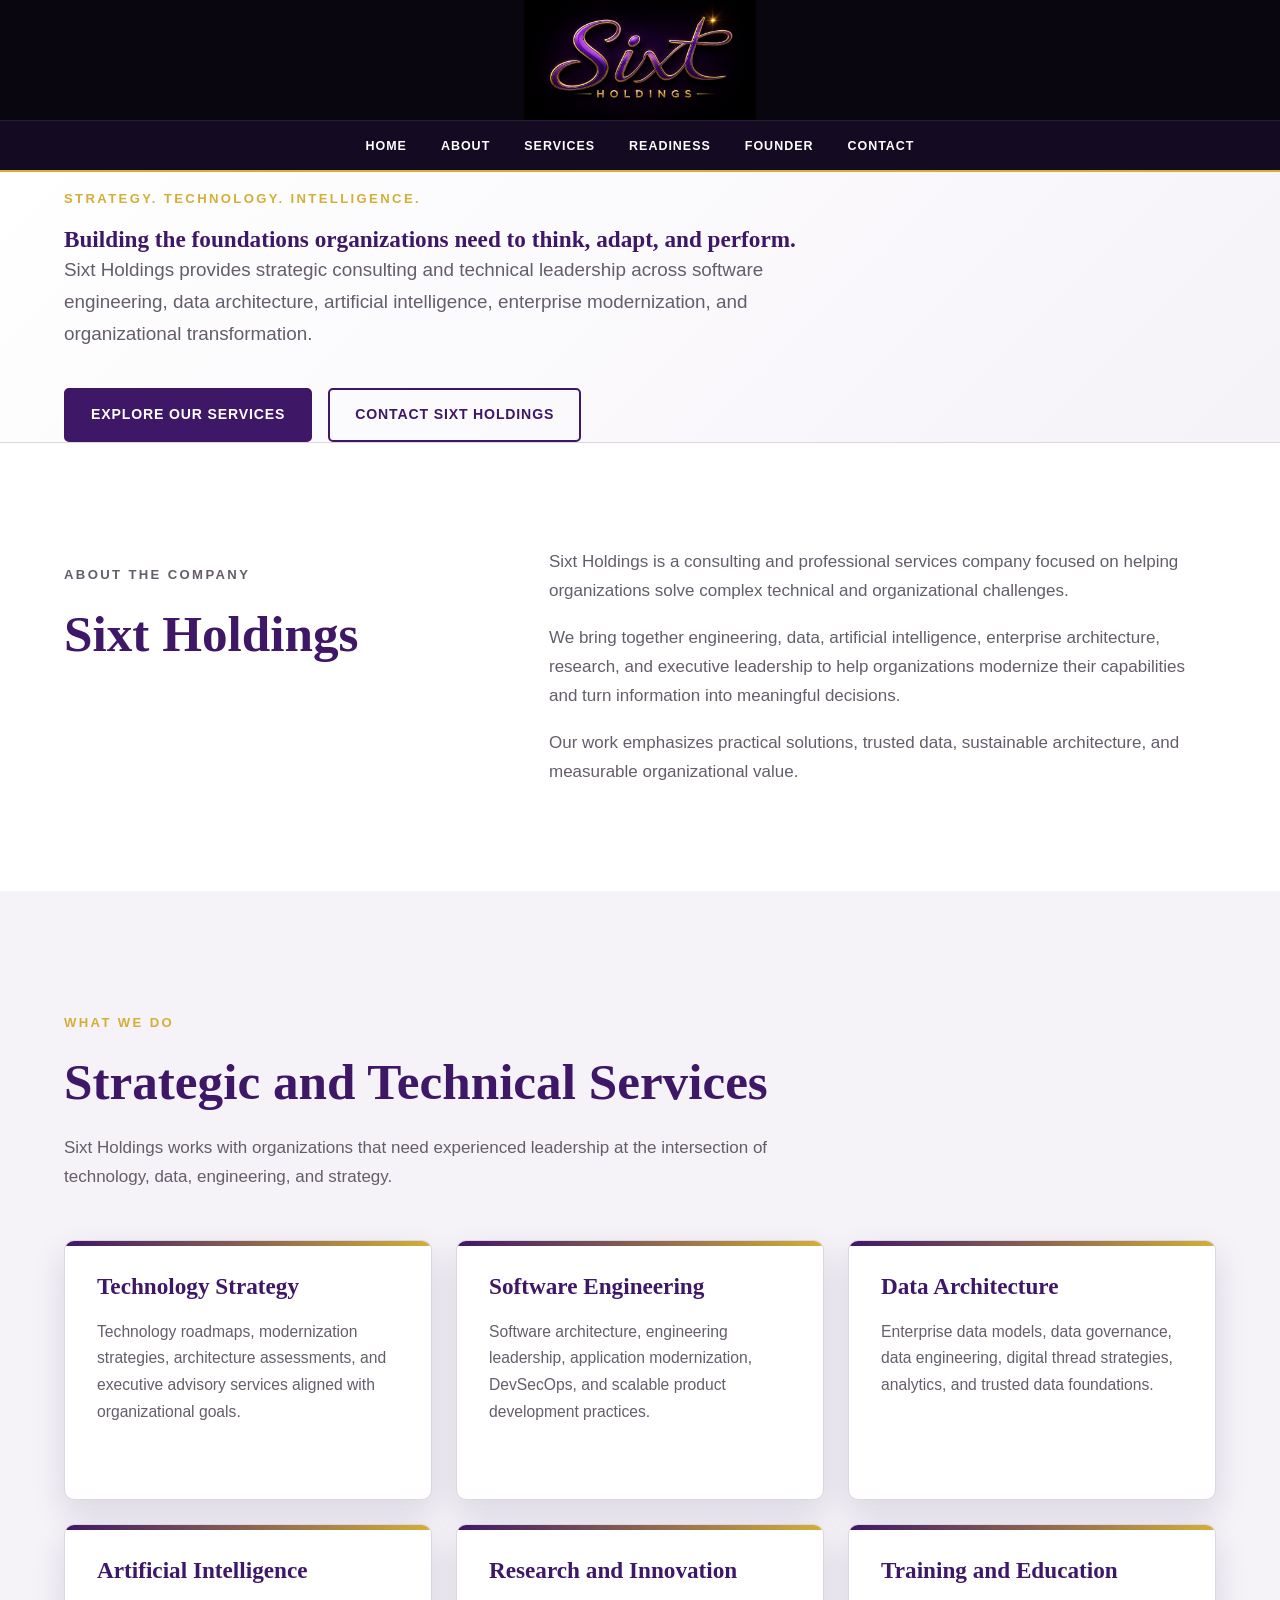
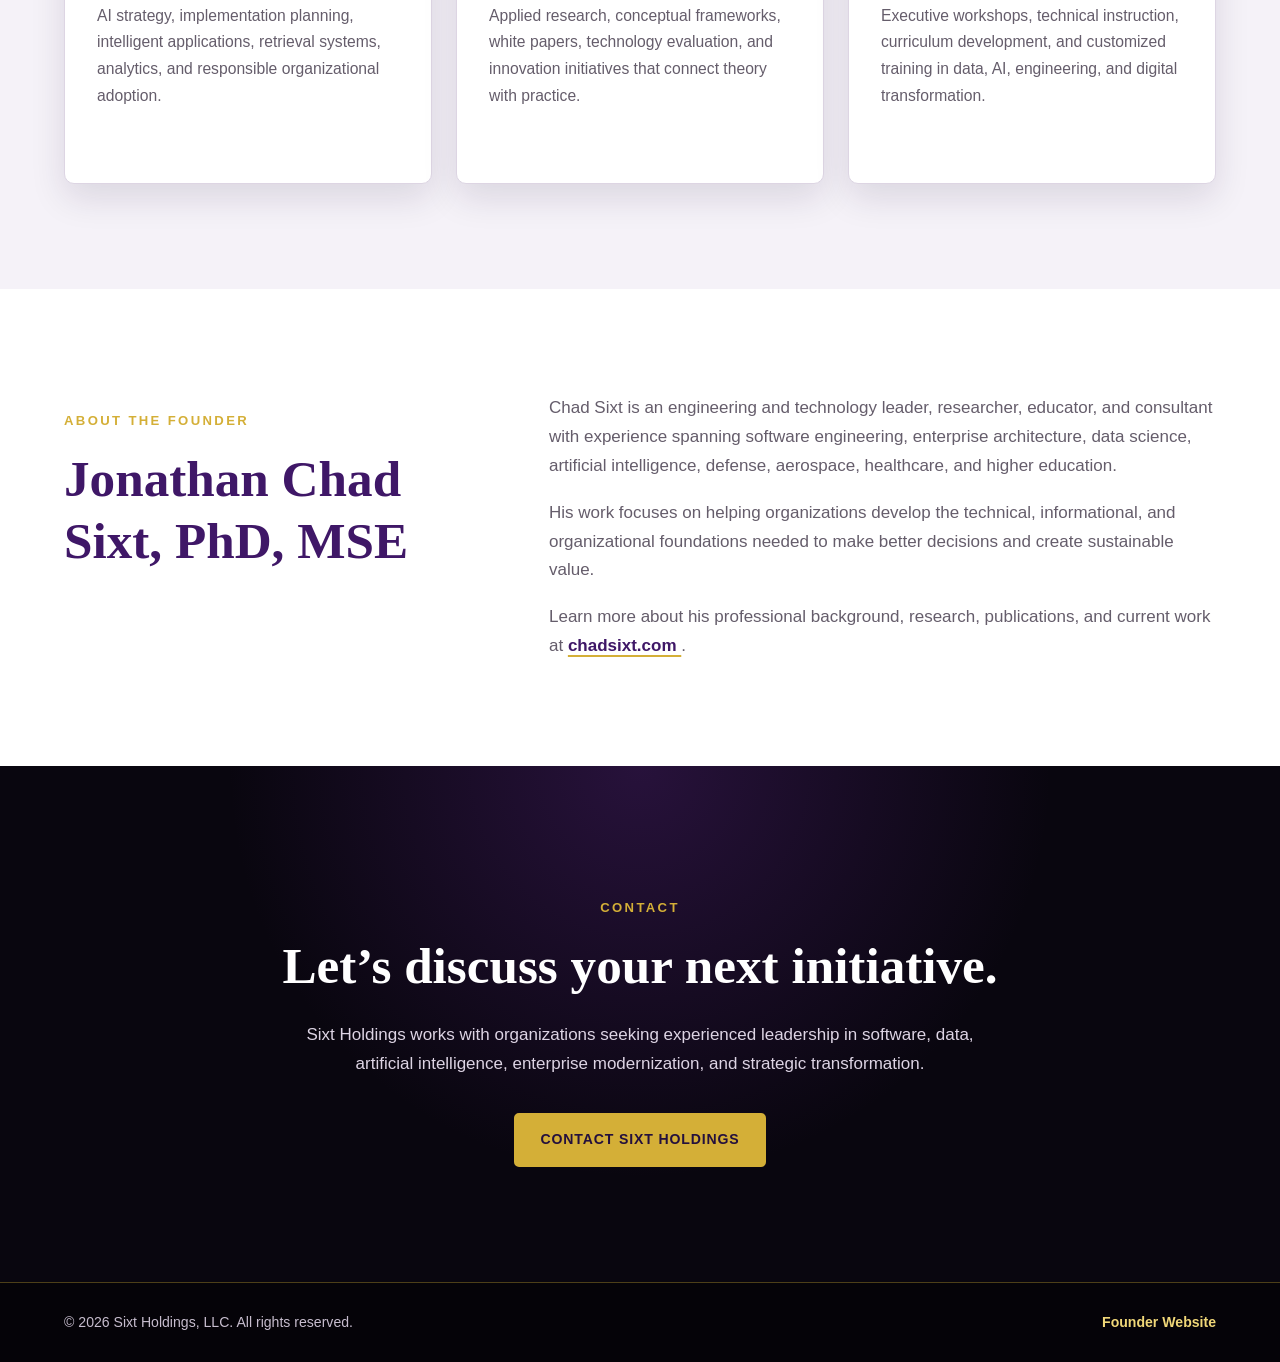
<file: index.html>
<!DOCTYPE html>
<html lang="en">
<head>
    <meta charset="UTF-8">

    <meta
        name="viewport"
        content="width=device-width, initial-scale=1.0"
    >

    <meta
        name="description"
        content="Sixt Holdings provides strategic consulting, technology leadership, data engineering, artificial intelligence, and organizational transformation services."
    >

    <title>Sixt Holdings</title>

    <link rel="stylesheet" href="css/styles.css">
</head>

<body>

    <header class="site-header">
        <div class="header-container">

            <a class="logo-link" href="#home" aria-label="Sixt Holdings home">
                <img
                    class="site-logo"
                    src="images/SixtSigLogo.png"
                    alt="Sixt Holdings logo"
                >
            </a>

            <nav class="main-navigation" aria-label="Primary navigation">
                <ul class="navigation-list">
                    <li>
                        <a href="#home">Home</a>
                    </li>

                    <li>
                        <a href="#about">About</a>
                    </li>

                    <li>
                        <a href="#services">Services</a>
                    </li>
                    
                    <li>
                        <a href="ai-readiness/index.html">Readiness</a>
                    </li>

                    <li>
                        <a href="#founder">Founder</a>
                    </li>

                    <li>
                        <a href="contact/index.html">Contact</a>
                    </li>
                </ul>
            </nav>

        </div>
    </header>

    <main>

        <section id="home" class="hero-section">
            <div class="content-container hero-content">

                <p class="section-label">Strategy. Technology. Intelligence.</p>

                <h3>
                    Building the foundations organizations need to think,
                    adapt, and perform.
                </h3>

                <p class="hero-description">
                    Sixt Holdings provides strategic consulting and technical
                    leadership across software engineering, data architecture,
                    artificial intelligence, enterprise modernization, and
                    organizational transformation.
                </p>

                <div class="hero-actions">
                    <a class="primary-button" href="#services">
                        Explore Our Services
                    </a>

                    <a class="secondary-button" href="#contact">
                        Contact Sixt Holdings
                    </a>
                </div>

            </div>
        </section>

        <section id="about" class="content-section">
            <div class="content-container two-column-layout">

                <div>
                    <p class="section-label">About the Company</p>

                    <h2>Sixt Holdings</h2>
                </div>

                <div>
                    <p>
                        Sixt Holdings is a consulting and professional services
                        company focused on helping organizations solve complex
                        technical and organizational challenges.
                    </p>

                    <p>
                        We bring together engineering, data, artificial
                        intelligence, enterprise architecture, research, and
                        executive leadership to help organizations modernize
                        their capabilities and turn information into meaningful
                        decisions.
                    </p>

                    <p>
                        Our work emphasizes practical solutions, trusted data,
                        sustainable architecture, and measurable organizational
                        value.
                    </p>
                </div>

            </div>
        </section>

        <section id="services" class="content-section alternate-section">
            <div class="content-container">

                <div class="section-heading">
                    <p class="section-label">What We Do</p>

                    <h2>Strategic and Technical Services</h2>

                    <p>
                        Sixt Holdings works with organizations that need
                        experienced leadership at the intersection of
                        technology, data, engineering, and strategy.
                    </p>
                </div>

                <div class="services-grid">

                    <article class="service-card">
                        <h3>Technology Strategy</h3>

                        <p>
                            Technology roadmaps, modernization strategies,
                            architecture assessments, and executive advisory
                            services aligned with organizational goals.
                        </p>
                    </article>

                    <article class="service-card">
                        <h3>Software Engineering</h3>

                        <p>
                            Software architecture, engineering leadership,
                            application modernization, DevSecOps, and scalable
                            product development practices.
                        </p>
                    </article>

                    <article class="service-card">
                        <h3>Data Architecture</h3>

                        <p>
                            Enterprise data models, data governance, data
                            engineering, digital thread strategies, analytics,
                            and trusted data foundations.
                        </p>
                    </article>

                    <article class="service-card">
                        <h3>Artificial Intelligence</h3>

                        <p>
                            AI strategy, implementation planning, intelligent
                            applications, retrieval systems, analytics, and
                            responsible organizational adoption.
                        </p>
                    </article>

                    <article class="service-card">
                        <h3>Research and Innovation</h3>

                        <p>
                            Applied research, conceptual frameworks, white
                            papers, technology evaluation, and innovation
                            initiatives that connect theory with practice.
                        </p>
                    </article>

                    <article class="service-card">
                        <h3>Training and Education</h3>

                        <p>
                            Executive workshops, technical instruction,
                            curriculum development, and customized training in
                            data, AI, engineering, and digital transformation.
                        </p>
                    </article>

                </div>

            </div>
        </section>

        <section id="founder" class="content-section">
            <div class="content-container founder-layout">

                <div class="founder-heading">
                    <p class="section-label">About the Founder</p>

                    <h2>Jonathan Chad Sixt, PhD, MSE</h2>
                </div>

                <div class="founder-content">
                    <p>
                        Chad Sixt is an engineering and technology leader,
                        researcher, educator, and consultant with experience
                        spanning software engineering, enterprise architecture,
                        data science, artificial intelligence, defense,
                        aerospace, healthcare, and higher education.
                    </p>

                    <p>
                        His work focuses on helping organizations develop the
                        technical, informational, and organizational
                        foundations needed to make better decisions and create
                        sustainable value.
                    </p>

                    <p>
                        Learn more about his professional background, research,
                        publications, and current work at
                        <a
                            class="text-link"
                            href="https://chadsixt.com"
                            target="_blank"
                            rel="noopener noreferrer"
                        >
                            chadsixt.com
                        </a>.
                    </p>
                </div>

            </div>
        </section>

        <section id="contact" class="contact-section">
            <div class="content-container contact-content">

                <p class="section-label">Contact</p>

                <h2>Let’s discuss your next initiative.</h2>

                <p>
                    Sixt Holdings works with organizations seeking experienced
                    leadership in software, data, artificial intelligence,
                    enterprise modernization, and strategic transformation.
                </p>

                <a
                    class="primary-button"
                    href="mailto:chadsixt@gmail.com"
                >
                    Contact Sixt Holdings
                </a>

            </div>
        </section>

    </main>

    <footer class="site-footer">
        <div class="content-container footer-content">

            <p>
                &copy; <span id="current-year"></span> Sixt Holdings, LLC.
                All rights reserved.
            </p>

            <a
                href="https://chadsixt.com"
                target="_blank"
                rel="noopener noreferrer"
            >
                Founder Website
            </a>

        </div>
    </footer>

    <script>
        document.getElementById("current-year").textContent =
            new Date().getFullYear();
    </script>

</body>
</html>
</file>
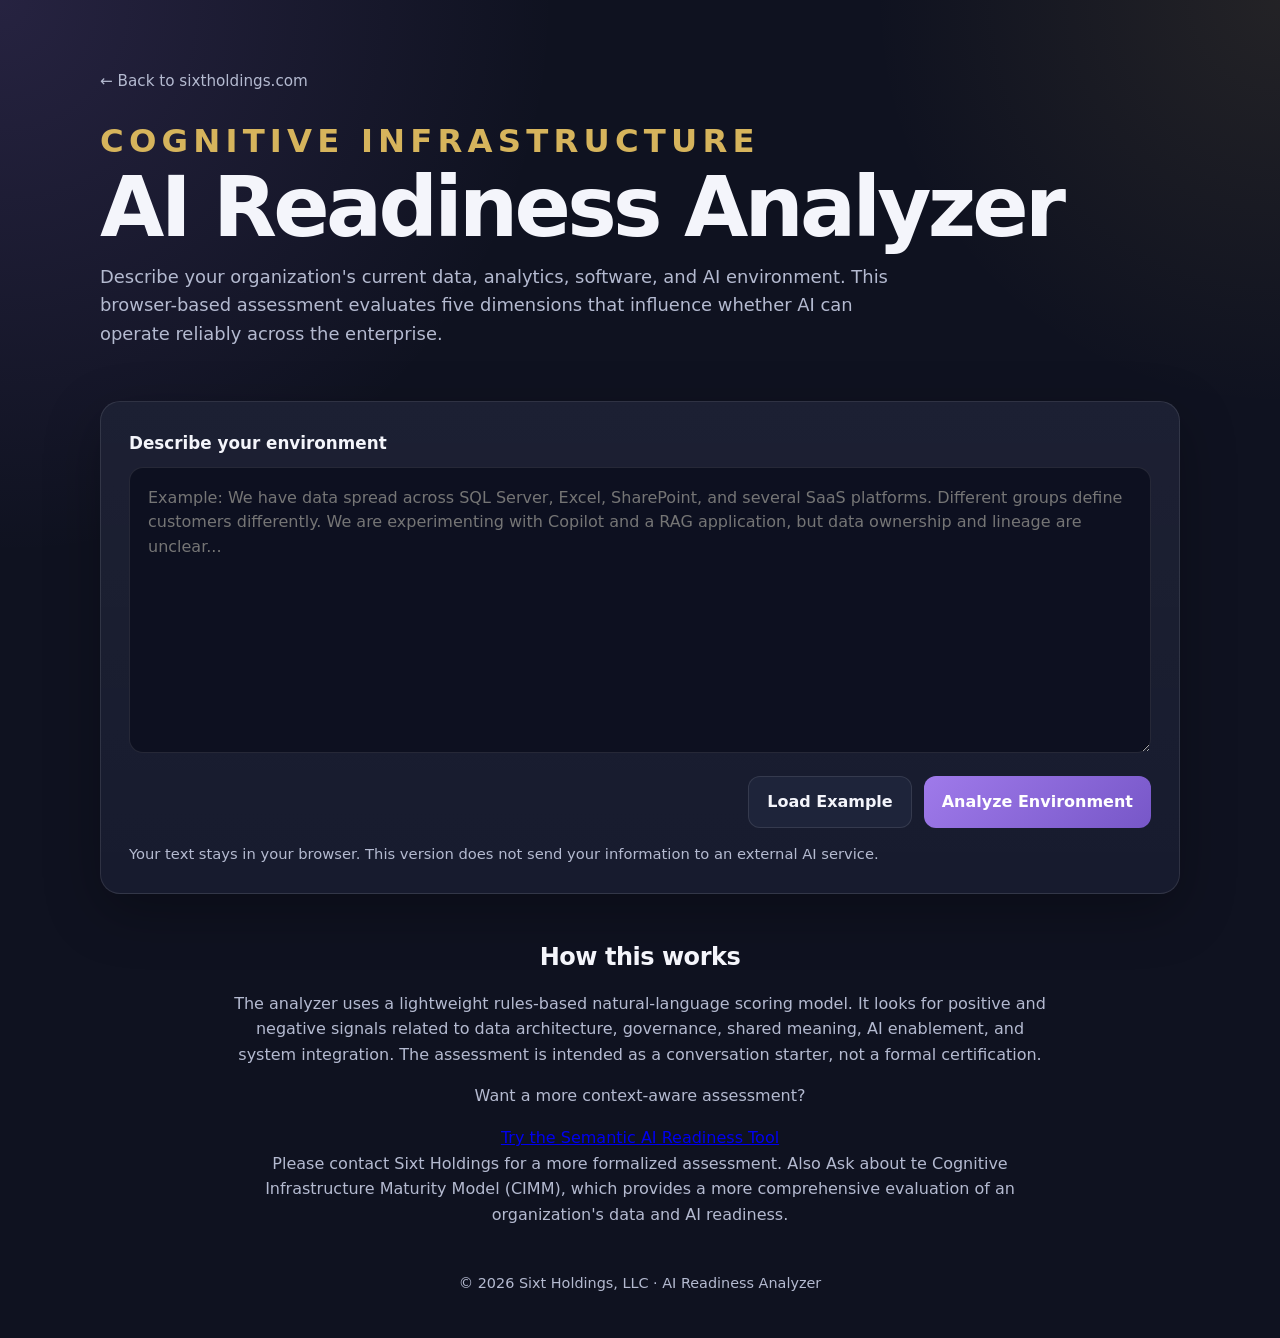
<file: ai-readiness/index.html>
<!DOCTYPE html>
<html lang="en">
<head>
  <meta charset="UTF-8" />
  <meta name="viewport" content="width=device-width, initial-scale=1.0" />
  <meta name="description" content="AI Readiness Analyzer for evaluating enterprise data, governance, semantics, integration, and AI enablement." />
  <title>AI Readiness Analyzer | Sixt Holdings</title>
  <link rel="stylesheet" href="style.css" />
</head>
<body>
  <main class="page-shell">
    <section class="hero">
      <a class="back-link" href="/">← Back to sixtholdings.com</a>
      <div class="eyebrow">Cognitive Infrastructure</div>
      <h1>AI Readiness Analyzer</h1>
      <p class="hero-copy">
        Describe your organization's current data, analytics, software, and AI environment.
        This browser-based assessment evaluates five dimensions that influence whether AI can operate
        reliably across the enterprise.
      </p>
    </section>

    <section class="card input-card">
      <label for="environment">Describe your environment</label>
      <textarea
        id="environment"
        rows="10"
        placeholder="Example: We have data spread across SQL Server, Excel, SharePoint, and several SaaS platforms. Different groups define customers differently. We are experimenting with Copilot and a RAG application, but data ownership and lineage are unclear..."
      ></textarea>

      <div class="input-actions">
        <button id="exampleBtn" class="secondary-btn" type="button">Load Example</button>
        <button id="analyzeBtn" class="primary-btn" type="button">Analyze Environment</button>
      </div>

      <p class="privacy-note">
        Your text stays in your browser. This version does not send your information to an external AI service.
      </p>
    </section>

    <section id="results" class="results hidden" aria-live="polite">
      <section class="card score-card">
        <div>
          <div class="eyebrow">Overall Assessment</div>
          <h2>AI Readiness Score</h2>
        </div>
        <div class="overall-score">
          <span id="overallScore">0</span><span class="score-denominator">/100</span>
        </div>
        <div class="progress-track">
          <div id="overallBar" class="progress-fill"></div>
        </div>
        <p id="readinessLabel" class="readiness-label"></p>
      </section>

      <section class="card">
        <h2>Readiness Dimensions</h2>
        <div id="dimensionGrid" class="dimension-grid"></div>
      </section>

      <section class="card finding-card">
        <div class="eyebrow">Primary Finding</div>
        <h2 id="primaryFindingTitle">Assessment</h2>
        <p id="primaryFinding"></p>
      </section>

      <section class="card">
        <h2>Recommended Next Steps</h2>
        <ol id="recommendations" class="recommendation-list"></ol>
      </section>

      <section class="card signals-card">
        <h2>Signals Detected</h2>
        <p class="section-intro">
          These indicators explain the score and are not intended as a formal audit determination.
        </p>
        <div id="signals" class="signal-list"></div>
      </section>
    </section>

    <section class="methodology">
      <h2>How this works</h2>
      <p>
        The analyzer uses a lightweight rules-based natural-language scoring model. It looks for positive
        and negative signals related to data architecture, governance, shared meaning, AI enablement,
        and system integration. The assessment is intended as a conversation starter, not a formal certification.
      </p>
      <div class="tool-switch">
        <p>Want a more context-aware assessment?</p>
        <a href="../ai-readiness-sem/index.html" class="semantic-link">
        Try the Semantic AI Readiness Tool
        </a>
      </div>
      <p>
        Please contact Sixt Holdings for a more formalized assessment.  Also Ask about te Cognitive 
        Infrastructure Maturity Model (CIMM), which provides a more comprehensive evaluation of an organization's 
        data and AI readiness.
      </p>
    </section>

    <footer>
      <p>© <span id="year"></span> Sixt Holdings, LLC · AI Readiness Analyzer</p>
    </footer>
  </main>

  <script src="app.js"></script>
</body>
</html>
</file>
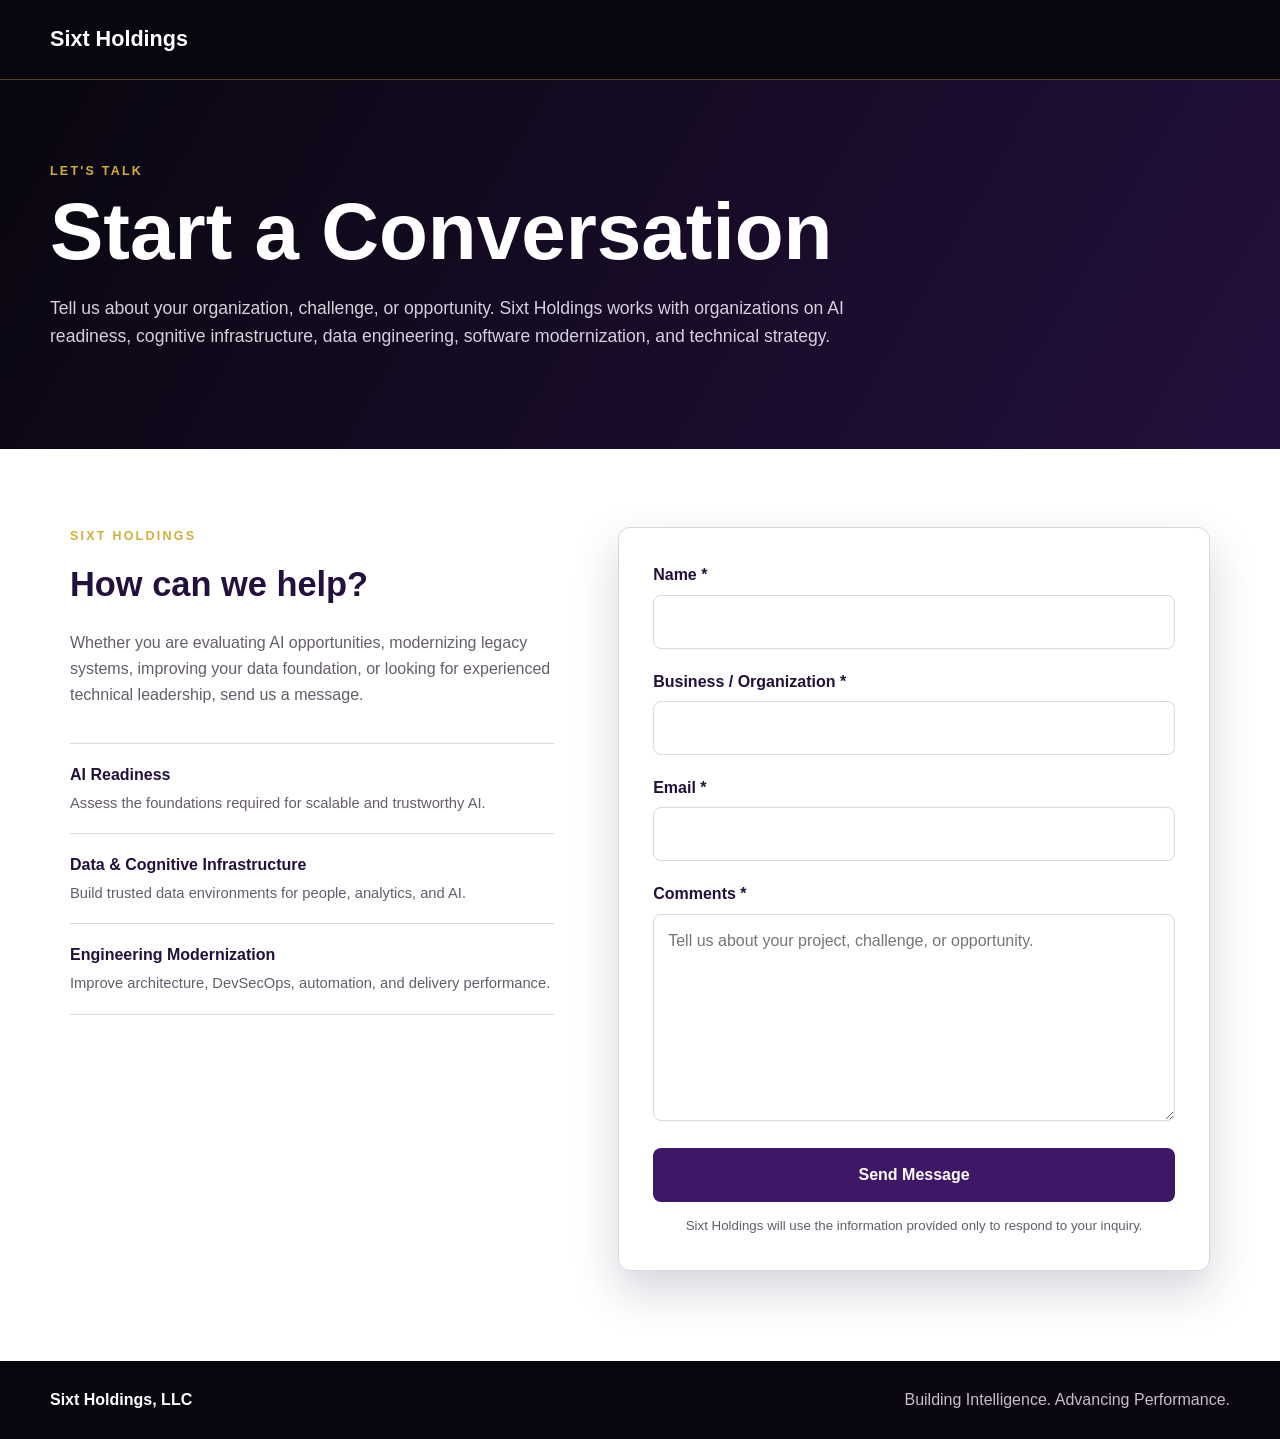
<file: contact/index.html>
<!DOCTYPE html>
<html lang="en">
<head>
  <meta charset="UTF-8">
  <meta name="viewport" content="width=device-width, initial-scale=1.0">
  <meta name="description" content="Contact Sixt Holdings for AI readiness, data engineering, software modernization, and technical strategy consulting.">
  <title>Contact | Sixt Holdings</title>
  <link rel="stylesheet" href="style.css">
</head>
<body>
<header>
  <a href="/" class="brand">Sixt Holdings</a>
</header>

<main>
  <section class="hero">
    <p class="eyebrow">LET'S TALK</p>
    <h1>Start a Conversation</h1>
    <p>Tell us about your organization, challenge, or opportunity. Sixt Holdings works with organizations on AI readiness, cognitive infrastructure, data engineering, software modernization, and technical strategy.</p>
  </section>

  <section class="contact-wrap">
    <div class="intro">
      <p class="eyebrow">SIXT HOLDINGS</p>
      <h2>How can we help?</h2>
      <p>Whether you are evaluating AI opportunities, modernizing legacy systems, improving your data foundation, or looking for experienced technical leadership, send us a message.</p>
      <div class="topics">
        <div><strong>AI Readiness</strong><span>Assess the foundations required for scalable and trustworthy AI.</span></div>
        <div><strong>Data & Cognitive Infrastructure</strong><span>Build trusted data environments for people, analytics, and AI.</span></div>
        <div><strong>Engineering Modernization</strong><span>Improve architecture, DevSecOps, automation, and delivery performance.</span></div>
      </div>
    </div>

    <form action="https://formsubmit.co/chadsixt@gmail.com" method="POST">
      <input type="hidden" name="_subject" value="New Sixt Holdings Website Inquiry">
      <input type="hidden" name="_template" value="table">
      <input type="hidden" name="_captcha" value="true">
      <input type="hidden" name="_next" value="thanks.html">
      <input type="text" name="_honey" class="honey" tabindex="-1" autocomplete="off">

      <label for="name">Name *</label>
      <input id="name" name="Name" type="text" required autocomplete="name">

      <label for="business">Business / Organization *</label>
      <input id="business" name="Business" type="text" required autocomplete="organization">

      <label for="email">Email *</label>
      <input id="email" name="Email" type="email" required autocomplete="email">

      <label for="comments">Comments *</label>
      <textarea id="comments" name="Comments" rows="7" required placeholder="Tell us about your project, challenge, or opportunity."></textarea>

      <button type="submit">Send Message</button>
      <small>Sixt Holdings will use the information provided only to respond to your inquiry.</small>
    </form>
  </section>
</main>

<footer>
  <strong>Sixt Holdings, LLC</strong>
  <span>Building Intelligence. Advancing Performance.</span>
</footer>
</body>
</html>
</file>
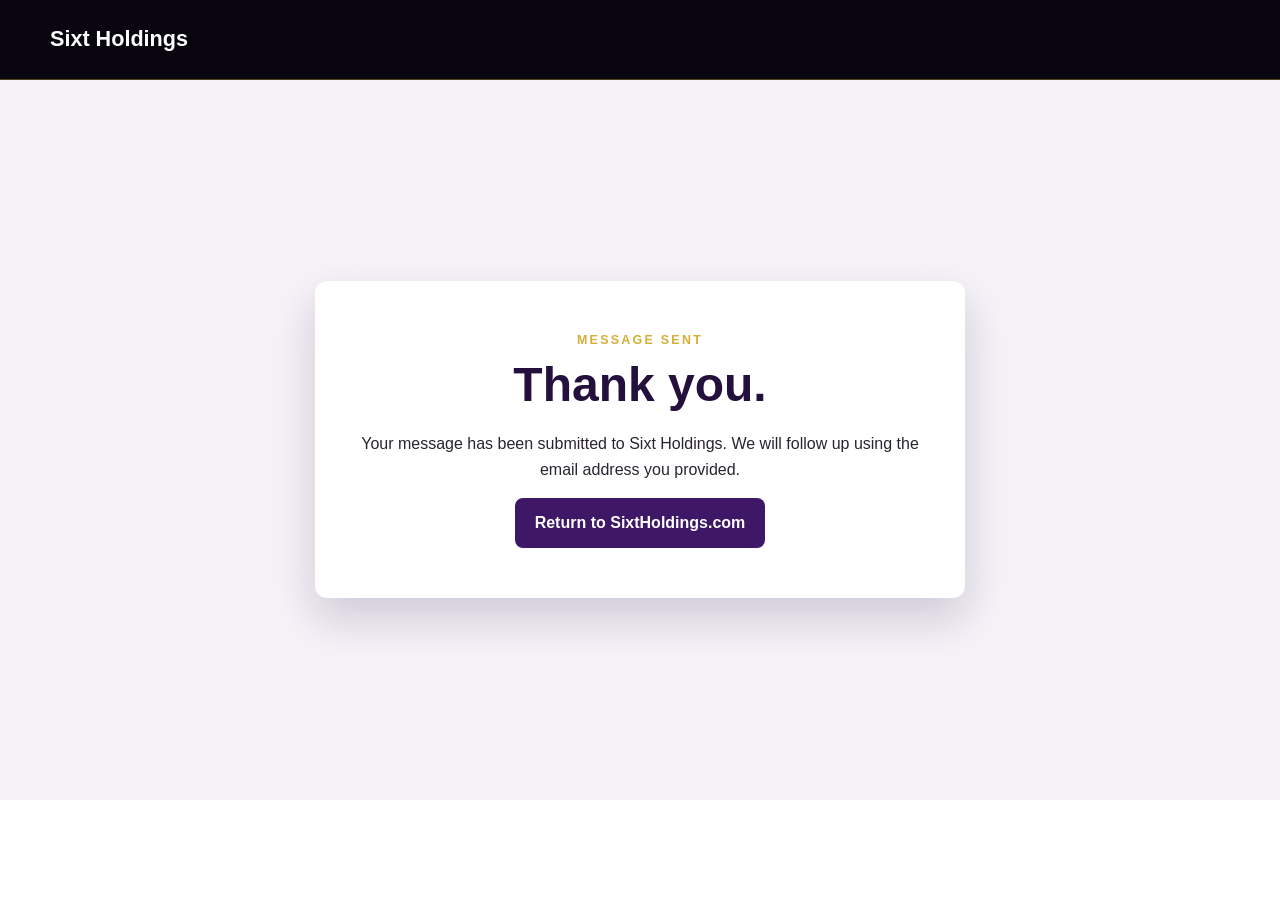
<file: contact/thanks.html>
<!DOCTYPE html>
<html lang="en"><head><meta charset="UTF-8"><meta name="viewport" content="width=device-width,initial-scale=1.0">
<title>Thank You | Sixt Holdings</title><link rel="stylesheet" href="style.css">
<style>.thanks{min-height:80vh;display:grid;place-items:center;padding:40px 20px;background:#f5f2f8}.card{max-width:650px;background:#fff;padding:50px 35px;border-radius:12px;text-align:center;box-shadow:0 20px 45px rgba(35,15,55,.18)}.card h1{color:#24103d;font-size:3rem}.card a{display:inline-block;background:#3f1767;color:#fff;padding:12px 20px;border-radius:8px;text-decoration:none;font-weight:700}</style>
</head><body><header><a href="/" class="brand">Sixt Holdings</a></header>
<main class="thanks"><div class="card"><p class="eyebrow">MESSAGE SENT</p><h1>Thank you.</h1><p>Your message has been submitted to Sixt Holdings. We will follow up using the email address you provided.</p><a href="/">Return to SixtHoldings.com</a></div></main></body></html>
</file>
<file: css/styles.css>
:root {
    --background-color: #ffffff;
    --alternate-background: #f5f2f8;
    --dark-background: #09060f;
    --header-background: #09060f;
    --navigation-background: #12091d;

    --primary-color: #3f1767;
    --primary-dark: #24103d;
    --secondary-color: #684185;
    --accent-color: #d4af37;
    --accent-light: #f0d778;

    --text-color: #29242e;
    --light-text-color: #655d6b;
    --border-color: #ddd5e3;

    --white: #ffffff;
    --black: #000000;

    --shadow:
        0 14px 35px rgba(35, 15, 55, 0.12);

    --strong-shadow:
        0 20px 45px rgba(35, 15, 55, 0.18);

    --content-width: 1180px;
    --border-radius: 10px;
    --transition: 0.25s ease;
}

/* Reset */

* {
    box-sizing: border-box;
    margin: 0;
    padding: 0;
}

html {
    scroll-behavior: smooth;
    scroll-padding-top: 90px;
}

body {
    min-height: 100vh;
    background-color: var(--background-color);
    color: var(--text-color);
    font-family:
        Arial,
        Helvetica,
        sans-serif;
    font-size: 17px;
    line-height: 1.7;
}

img {
    display: block;
    max-width: 100%;
}

a {
    color: inherit;
}

ul {
    list-style: none;
}

button,
input,
textarea,
select {
    font: inherit;
}

.content-container {
    width: min(90%, var(--content-width));
    margin: 0 auto;
}

/* Header */
.site-header {
    width: 100%;
    height: auto;
    background: #09060f;
    border-bottom: 2px solid var(--accent-color);
}

/* Remove all default spacing */

.header-container {
    display: flex;
    flex-direction: column;
    align-items: center;
    width: 100%;
    height: auto;
}

/* Logo */

.logo-link {
    display: flex;
    justify-content: center;
    align-items: center;
    width: 100%;
    height: 120px;      /* About 50% smaller */
    padding: 60px 0;

}

/* Logo image */

.site-logo {
    display: block;

    width: 100%;
    max-width: 900px;      /* Desktop size */
    max-height: 155px;      /* Never taller than 55px */

    height: auto;

    object-fit: contain;
}

/* Navigation */

.main-navigation {
    width: 100%;
    background: #140b22;
    border-top: 1px solid rgba(255,255,255,.08);
}

.navigation-list {
    display: flex;
    justify-content: center;
    align-items: center;
    gap: 34px;

    margin: 0;
    padding: 10px 0;
}

.navigation-list a {
    color: white;
    font-size: .78rem;
    font-weight: 600;
    text-transform: uppercase;
    letter-spacing: .08em;
    text-decoration: none;
}

.navigation-list a:hover {
    color: var(--accent-color);
}

/* Typography */

h1,
h2,
h3 {
    color: var(--primary-color);
    font-family:
        Georgia,
        "Times New Roman",
        serif;
    font-weight: 600;
    line-height: 1.2;
}

h1 {
    max-width: 950px;
    font-size: clamp(2.8rem, 6vw, 5.2rem);
}

h2 {
    font-size: clamp(2rem, 4vw, 3.4rem);
}

h3 {
    font-size: 1.45rem;
}

p + p {
    margin-top: 18px;
}

.section-label {
    margin-top: 16px;
    margin-bottom: 16px;
    color: var(--accent-color);
    font-size: 0.82rem;
    font-weight: 700;
    letter-spacing: 0.18em;
    text-transform: uppercase;
}

/* Hero */

.hero-section {
    display: flex;
    min-height: auto;
    align-items: center;
    background:
        linear-gradient(
            135deg,
            rgba(255, 255, 255, 0.98),
            rgba(245, 242, 248, 0.95)
        );
    border-bottom: 1px solid var(--border-color);
}


.hero-content h1 {
    color: var(--primary-dark);
}

.hero-description {
    max-width: 790px;
    color: var(--light-text-color);
    font-size: 1.18rem;
}

.hero-actions {
    display: flex;
    flex-wrap: wrap;
    gap: 16px;
    margin-top: 38px;
}

/* Buttons */

.primary-button,
.secondary-button {
    display: inline-flex;
    min-height: 52px;
    align-items: center;
    justify-content: center;
    padding: 13px 25px;
    border: 2px solid var(--primary-color);
    border-radius: 5px;
    font-size: 0.88rem;
    font-weight: 700;
    letter-spacing: 0.06em;
    text-decoration: none;
    text-transform: uppercase;
    transition:
        background-color var(--transition),
        border-color var(--transition),
        color var(--transition),
        transform var(--transition),
        box-shadow var(--transition);
}

.primary-button {
    background-color: var(--primary-color);
    color: var(--white);
}

.primary-button:hover,
.primary-button:focus-visible {
    background-color: var(--accent-color);
    border-color: var(--accent-color);
    color: var(--primary-dark);
    transform: translateY(-2px);
    box-shadow: 0 10px 24px rgba(63, 23, 103, 0.22);
}

.secondary-button {
    background-color: transparent;
    color: var(--primary-color);
}

.secondary-button:hover,
.secondary-button:focus-visible {
    background-color: var(--primary-color);
    color: var(--white);
    transform: translateY(-2px);
    box-shadow: 0 10px 24px rgba(63, 23, 103, 0.2);
}

/* Main sections */

.content-section {
    padding: 105px 0;
}

.alternate-section {
    background-color: var(--alternate-background);
}

.two-column-layout,
.founder-layout {
    display: grid;
    grid-template-columns:
        minmax(260px, 0.85fr)
        minmax(320px, 1.4fr);
    gap: 80px;
    align-items: start;
}

.two-column-layout p,
.founder-content p,
.section-heading > p:last-child {
    color: var(--light-text-color);
}

/* Services */

.section-heading {
    max-width: 790px;
    margin-bottom: 48px;
}

.section-heading h2 {
    margin-bottom: 22px;
}

.services-grid {
    display: grid;
    grid-template-columns: repeat(3, 1fr);
    gap: 24px;
}

.service-card {
    position: relative;
    min-height: 260px;
    padding: 32px;
    overflow: hidden;
    background-color: var(--white);
    border: 1px solid var(--border-color);
    border-radius: var(--border-radius);
    box-shadow: var(--shadow);
    transition:
        transform var(--transition),
        box-shadow var(--transition),
        border-color var(--transition);
}

.service-card::before {
    position: absolute;
    top: 0;
    left: 0;
    width: 100%;
    height: 5px;
    background:
        linear-gradient(
            90deg,
            var(--primary-color),
            var(--accent-color)
        );
    content: "";
}

.service-card:hover {
    border-color: rgba(212, 175, 55, 0.8);
    transform: translateY(-6px);
    box-shadow: var(--strong-shadow);
}

.service-card h3 {
    margin-bottom: 18px;
}

.service-card p {
    color: var(--light-text-color);
    font-size: 0.98rem;
}

/* Founder */

.founder-heading {
    position: sticky;
    top: 105px;
}

.text-link {
    color: var(--primary-color);
    font-weight: 700;
    text-decoration-color: var(--accent-color);
    text-decoration-thickness: 2px;
    text-underline-offset: 4px;
    transition: color var(--transition);
}

.text-link:hover,
.text-link:focus-visible {
    color: var(--accent-color);
}

/* Contact */

.contact-section {
    padding: 115px 0;
    background:
        radial-gradient(
            circle at top,
            rgba(85, 35, 125, 0.4),
            transparent 50%
        ),
        var(--dark-background);
}

.contact-content {
    max-width: 860px;
    text-align: center;
}

.contact-content h2 {
    color: var(--white);
}

.contact-content > p:not(.section-label) {
    max-width: 710px;
    margin: 24px auto 34px;
    color: #ddd4e4;
}

.contact-content .primary-button {
    background-color: var(--accent-color);
    border-color: var(--accent-color);
    color: var(--primary-dark);
}

.contact-content .primary-button:hover,
.contact-content .primary-button:focus-visible {
    background-color: var(--white);
    border-color: var(--white);
    color: var(--primary-color);
}

/* Footer */

.site-footer {
    padding: 28px 0;
    background-color: #050308;
    color: #c7bdce;
    font-size: 0.88rem;
    border-top: 1px solid rgba(212, 175, 55, 0.35);
}

.footer-content {
    display: flex;
    justify-content: space-between;
    align-items: center;
    gap: 20px;
}

.footer-content a {
    color: var(--accent-light);
    font-weight: 700;
    text-decoration: none;
    transition: color var(--transition);
}

.footer-content a:hover,
.footer-content a:focus-visible {
    color: var(--white);
}

/* Accessibility */

a:focus-visible {
    outline: 3px solid var(--accent-color);
    outline-offset: 4px;
}
</file>
<file: ai-readiness/style.css>
* { box-sizing: border-box; }
:root {
  --bg: #0f1220;
  --panel: #171b2e;
  --panel-2: #1e243a;
  --text: #f4f5fb;
  --muted: #b4bad0;
  --accent: #9f7aea;
  --accent-2: #d6b45c;
  --border: rgba(255,255,255,0.10);
  --shadow: 0 18px 55px rgba(0,0,0,0.28);
}
html { scroll-behavior: smooth; }
body {
  margin: 0;
  font-family: Inter, ui-sans-serif, system-ui, -apple-system, BlinkMacSystemFont, "Segoe UI", sans-serif;
  background:
    radial-gradient(circle at top left, rgba(159,122,234,0.16), transparent 30%),
    radial-gradient(circle at top right, rgba(214,180,92,0.10), transparent 22%),
    var(--bg);
  color: var(--text);
  line-height: 1.6;
}
.page-shell { width: min(1080px, calc(100% - 32px)); margin: 0 auto; padding: 44px 0 28px; }
.hero { padding: 24px 0 34px; }
.back-link { color: var(--muted); text-decoration: none; font-size: .95rem; }
.back-link:hover { color: var(--text); }
.eyebrow { margin-top: 22px; color: var(--accent-2); font-size: 2.02rem; font-weight: 800; letter-spacing: .16em; text-transform: uppercase; }
h1,h2,h3,p { margin-top: 0; }
h1 { margin-bottom: 14px; font-size: clamp(2.6rem, 7vw, 5.2rem); line-height: .98; letter-spacing: -.045em; }
h2 { margin-bottom: 14px; font-size: 1.5rem; letter-spacing: -.02em; }
.hero-copy { max-width: 790px; color: var(--muted); font-size: 1.12rem; }
.card {
  margin-bottom: 22px; padding: 28px;
  background: linear-gradient(180deg, rgba(255,255,255,.025), transparent), var(--panel);
  border: 1px solid var(--border); border-radius: 20px; box-shadow: var(--shadow);
}
.input-card label { display: block; margin-bottom: 10px; font-weight: 750; font-size: 1.05rem; }
textarea {
  width: 100%; min-height: 220px; padding: 18px; resize: vertical;
  border: 1px solid var(--border); border-radius: 14px; outline: none;
  background: #0d1020; color: var(--text); font: inherit; line-height: 1.55;
}
textarea:focus { border-color: var(--accent); box-shadow: 0 0 0 3px rgba(159,122,234,.14); }
.input-actions { display: flex; justify-content: flex-end; gap: 12px; margin-top: 16px; flex-wrap: wrap; }
button { padding: 12px 18px; border: 0; border-radius: 12px; font: inherit; font-weight: 750; cursor: pointer; }
.primary-btn { background: linear-gradient(135deg, var(--accent), #7757c8); color: white; }
.primary-btn:hover { transform: translateY(-1px); }
.secondary-btn { background: var(--panel-2); color: var(--text); border: 1px solid var(--border); }
.privacy-note,.section-intro { margin: 14px 0 0; color: var(--muted); font-size: .92rem; }
.hidden { display: none; }
.score-card { display: grid; grid-template-columns: 1fr auto; align-items: end; gap: 10px 24px; }
.overall-score { font-size: clamp(2.8rem, 7vw, 5rem); font-weight: 850; letter-spacing: -.05em; line-height: 1; }
.score-denominator { color: var(--muted); font-size: 1.2rem; font-weight: 650; letter-spacing: normal; }
.progress-track { grid-column: 1 / -1; height: 13px; overflow: hidden; background: #0d1020; border-radius: 999px; border: 1px solid var(--border); }
.progress-fill { height: 100%; width: 0%; background: linear-gradient(90deg, var(--accent), var(--accent-2)); border-radius: inherit; transition: width 500ms ease; }
.readiness-label { grid-column: 1 / -1; margin: 2px 0 0; color: var(--muted); font-weight: 700; }
.dimension-grid { display: grid; grid-template-columns: repeat(5,minmax(0,1fr)); gap: 14px; }
.dimension { padding: 18px; background: var(--panel-2); border: 1px solid var(--border); border-radius: 15px; }
.dimension-name { min-height: 46px; color: var(--muted); font-size: .9rem; font-weight: 700; }
.dimension-score { margin-top: 8px; font-size: 2rem; font-weight: 850; letter-spacing: -.04em; }
.mini-track { height: 7px; margin-top: 10px; background: #0d1020; border-radius: 999px; overflow: hidden; }
.mini-fill { height: 100%; background: linear-gradient(90deg, var(--accent), var(--accent-2)); }
.finding-card { border-left: 4px solid var(--accent-2); }
.finding-card p { margin-bottom: 0; color: var(--muted); font-size: 1.03rem; }
.recommendation-list { padding-left: 22px; margin-bottom: 0; }
.recommendation-list li { padding: 7px 0 7px 5px; }
.signal-list { display: flex; flex-wrap: wrap; gap: 10px; margin-top: 18px; }
.signal { padding: 8px 11px; border-radius: 999px; font-size: .86rem; border: 1px solid var(--border); background: var(--panel-2); }
.signal.positive::before { content: "✓ "; }
.signal.negative::before { content: "△ "; }
.methodology { max-width: 820px; margin: 44px auto 20px; color: var(--muted); text-align: center; }
.methodology h2 { color: var(--text); }
footer { padding-top: 25px; color: var(--muted); text-align: center; font-size: .9rem; }
@media (max-width: 860px) { .dimension-grid { grid-template-columns: repeat(2,minmax(0,1fr)); } }
@media (max-width: 560px) {
  .page-shell { width: min(100% - 20px,1080px); padding-top: 22px; }
  .card { padding: 20px; border-radius: 16px; }
  .score-card { grid-template-columns: 1fr; }
  .dimension-grid { grid-template-columns: 1fr; }
  .input-actions { flex-direction: column-reverse; }
  button { width: 100%; }
}
</file>
<file: contact/style.css>
:root{
--bg:#fff;--alt:#f5f2f8;--dark:#09060f;--purple:#3f1767;--purple2:#24103d;
--gold:#d4af37;--text:#29242e;--muted:#655d6b;--border:#ddd5e3;--max:1180px;
}
*{box-sizing:border-box} body{margin:0;font-family:Arial,Helvetica,sans-serif;color:var(--text);line-height:1.6}
header{background:var(--dark);padding:22px max(20px,calc((100% - var(--max))/2));border-bottom:1px solid rgba(212,175,55,.35)}
.brand{color:#fff;text-decoration:none;font-size:1.35rem;font-weight:700}
.hero{padding:82px max(20px,calc((100% - var(--max))/2));background:linear-gradient(120deg,#09060f,#24103d);color:#fff}
.eyebrow{color:var(--gold);font-size:.78rem;font-weight:800;letter-spacing:.18em;margin:0 0 10px}
h1{font-size:clamp(2.8rem,7vw,5rem);line-height:1;margin:0 0 22px} .hero p:last-child{max-width:800px;color:#d7d0dc;font-size:1.1rem}
.contact-wrap{max-width:var(--max);margin:auto;padding:78px 20px 90px;display:grid;grid-template-columns:.9fr 1.1fr;gap:64px}
.intro h2{font-size:2.15rem;color:var(--purple2);margin:0 0 18px}.intro>p:not(.eyebrow){color:var(--muted)}
.topics{margin-top:36px}.topics div{padding:18px 0;border-top:1px solid var(--border);display:grid;gap:4px}.topics div:last-child{border-bottom:1px solid var(--border)}.topics strong{color:var(--purple2)}.topics span{font-size:.92rem;color:var(--muted)}
form{background:#fff;padding:34px;border:1px solid var(--border);border-radius:12px;box-shadow:0 20px 45px rgba(35,15,55,.18)}
label{display:block;margin:0 0 7px;color:var(--purple2);font-weight:700}input,textarea{width:100%;padding:13px 14px;margin:0 0 20px;border:1px solid var(--border);border-radius:8px;font:inherit}input:focus,textarea:focus{outline:none;border-color:var(--purple);box-shadow:0 0 0 3px rgba(63,23,103,.1)}
textarea{resize:vertical}button{width:100%;padding:14px;border:0;border-radius:8px;background:var(--purple);color:#fff;font:inherit;font-weight:800;cursor:pointer}button:hover{background:var(--purple2)}
small{display:block;text-align:center;color:var(--muted);margin-top:13px}.honey{position:absolute!important;left:-9999px!important;opacity:0!important}
footer{background:var(--dark);color:#c7bed0;padding:26px max(20px,calc((100% - var(--max))/2));display:flex;justify-content:space-between;gap:20px;flex-wrap:wrap}footer strong{color:#fff}
@media(max-width:800px){.contact-wrap{grid-template-columns:1fr;gap:40px}.hero{padding-top:58px;padding-bottom:58px}}
</file>
